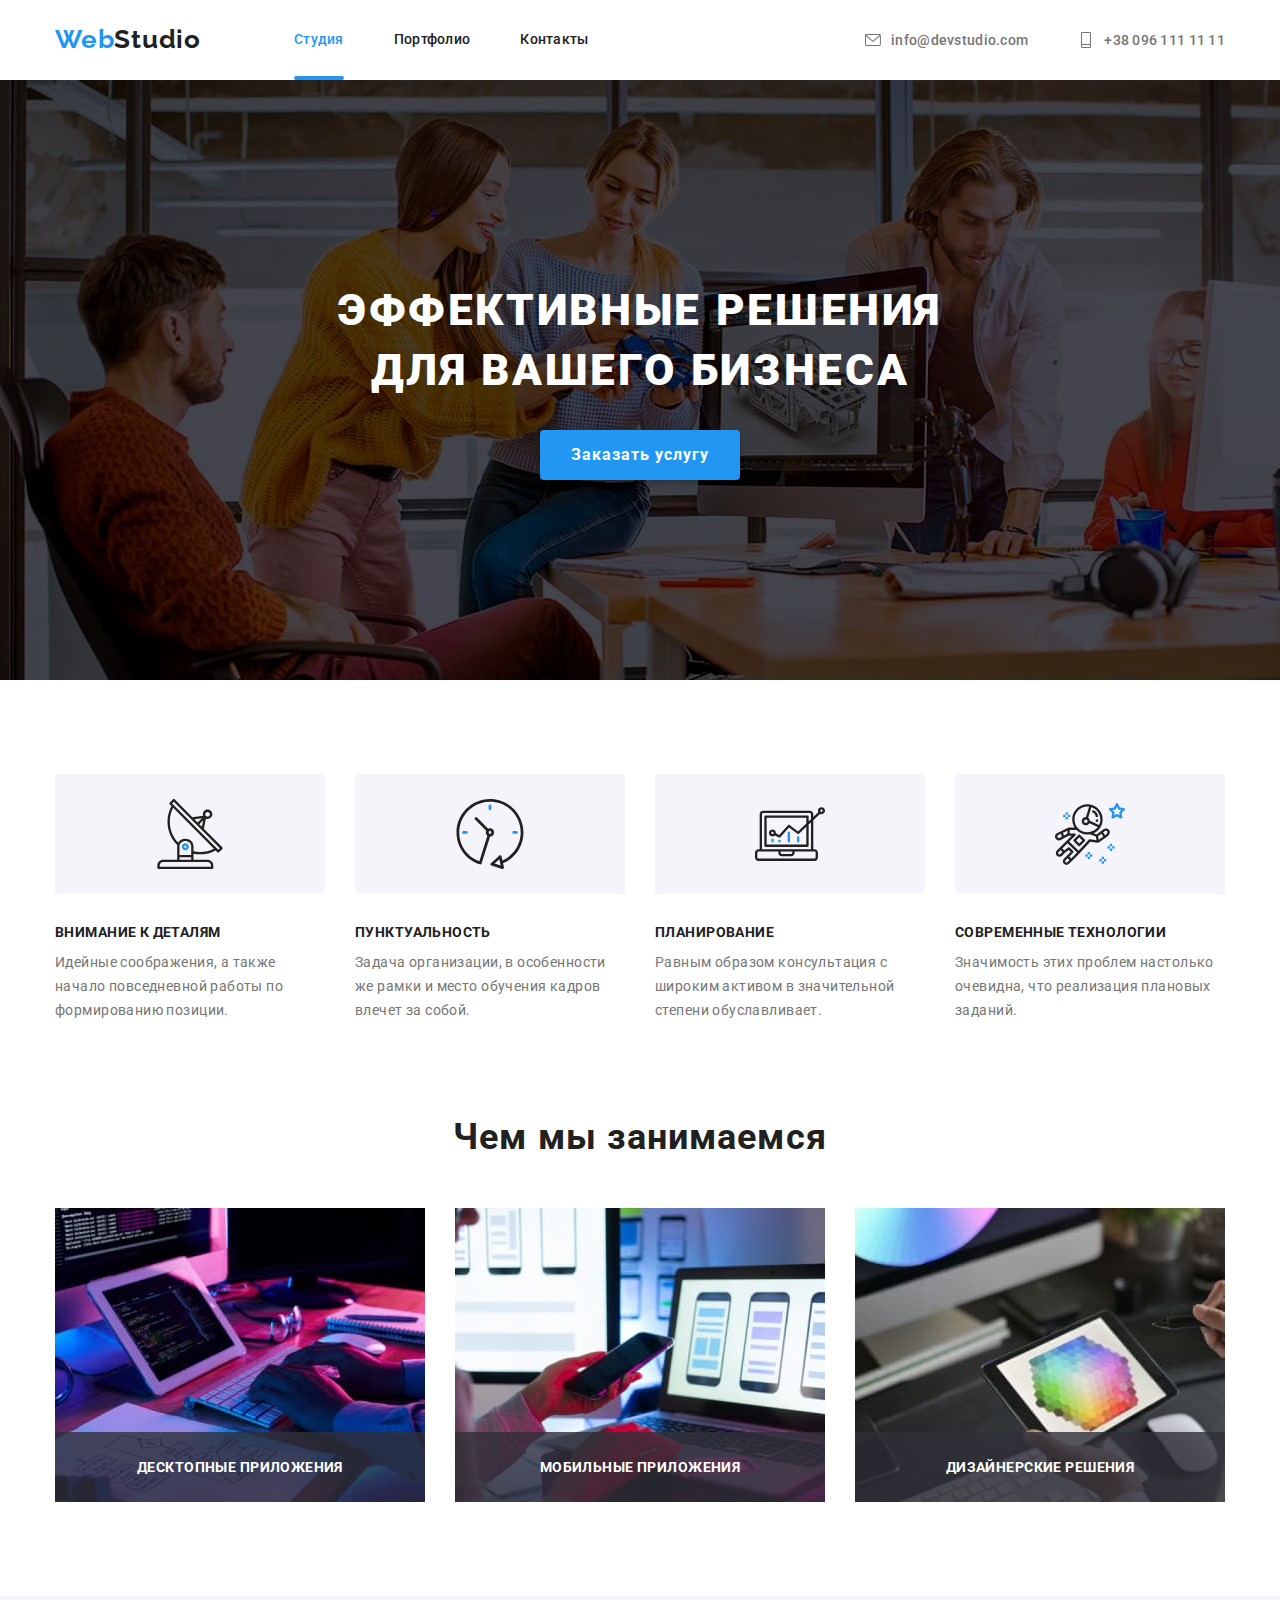
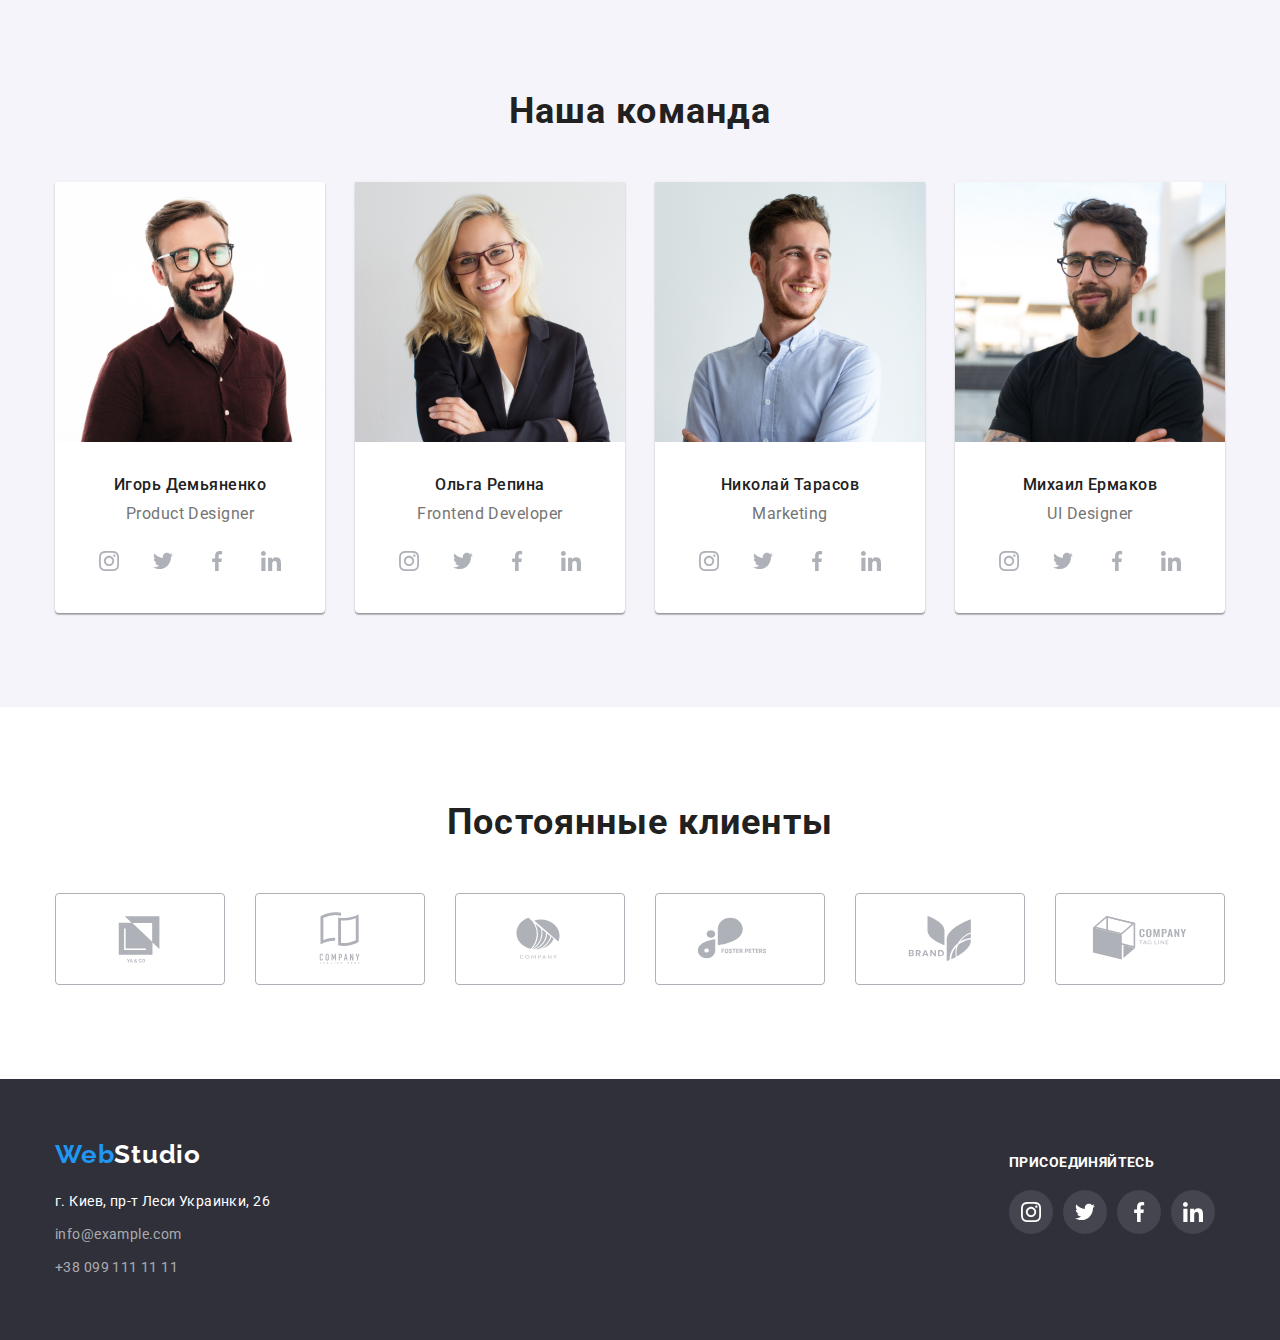
<file: index.html>
<!DOCTYPE html>
<html lang="ru">

<head>
  <meta charset="UTF-8" />
  <meta http-equiv="X-UA-Compatible" content="IE=edge" />
  <meta name="viewport" content="width=device-width, initial-scale=1.0" />
  <title>Студия</title>
  <link rel="preconnect" href="https://fonts.googleapis.com" />
  <link rel="preconnect" href="https://fonts.gstatic.com" crossorigin />
  <link href="https://fonts.googleapis.com/css2?family=Raleway:wght@700&family=Roboto:wght@400;500;700;900&display=swap"
    rel="stylesheet" />
  <link rel="stylesheet" href="./css/reset.css" />
  <link rel="stylesheet" href="./css/styles.css" />
</head>

<body>
  <!-- hat -->

  <header class="hat">
    <div class="container">
      <nav class="hat-nav">
        <a href="index.html" class="logo"> <span class="logo-part">Web</span>Studio</a>

        <ul class="hat-nav-list">
          <li class="hat-nav-item">
            <a href="index.html" class="hat-nav-link current">Студия</a>
          </li>
          <li class="hat-nav-item">
            <a href="portfolio.html" class="hat-nav-link">Портфолио</a>
          </li>
          <li class="hat-nav-item"><a href="" class="hat-nav-link">Контакты</a></li>
        </ul>
      </nav>

      <ul class="hat-address-list">
        <li class="hat-address-item">
          <a href="mailto:info@devstudio.com" class="hat-address-link"><svg class="icon-hat">
              <use href="./images/nav.svg#icon-mail"></use>
            </svg>info@devstudio.com</a>
        </li>
        <li class="hat-address-item">
          <a href="tel:+380961111111" class="hat-address-link"><svg class="icon-hat tel">
              <use href="./images/nav.svg#icon-tel"></use>
            </svg>+38 096 111 11 11</a>
        </li>
      </ul>
    </div>
  </header>

  <main>
    <!-- hero -->
    <section class="hero">
      <div class="container">
        <h1 class="hero-header">Эффективные решения для вашего бизнеса</h1>

        <button type="button" class="hero-btn" data-modal-open>Заказать услугу</button>
      </div>
    </section>

    <!-- benefits -->

    <section class="benefits">
      <div class="container">
        <h2 class="hidden">Наши преимущества</h2>
        <ul class="benefits-list-icons">
          <li class="benefits-item-icons">
            <svg class="benefits-icons">
              <use href="./images/benefits.svg#icon-antenna"></use>
            </svg>
          </li>
          <li class="benefits-item-icons">
            <svg class="benefits-icons">
              <use href="./images/benefits.svg#icon-clock"></use>
            </svg>
          </li>
          <li class="benefits-item-icons">
            <svg class="benefits-icons">
              <use href="./images/benefits.svg#icon-diagram"></use>
            </svg>
          </li>
          <li class="benefits-item-icons">
            <svg class="benefits-icons">
              <use href="./images/benefits.svg#icon-astronaut"></use>
            </svg>
          </li>
        </ul>

        <ul class="benefits-list">
          <li class="benefits-item">
            <h3 class="benefits-header">Внимание к деталям</h3>
            <p class="benefits-text">
              Идейные соображения, а также начало повседневной работы по формированию позиции.
            </p>
          </li>
          <li class="benefits-item">
            <h3 class="benefits-header">Пунктуальность</h3>
            <p class="benefits-text">
              Задача организации, в особенности же рамки и место обучения кадров влечет за собой.
            </p>
          </li>
          <li class="benefits-item">
            <h3 class="benefits-header">Планирование</h3>
            <p class="benefits-text">
              Равным образом консультация с широким активом в значительной степени обуславливает.
            </p>
          </li>
          <li class="benefits-item">
            <h3 class="benefits-header">Современные технологии</h3>
            <p class="benefits-text">
              Значимость этих проблем настолько очевидна, что реализация плановых заданий.
            </p>
          </li>
        </ul>
      </div>
    </section>

    <!-- what are we doing -->
    <section class="wawd">
      <div class="container">
        <h2 class="wawd-header">Чем мы занимаемся</h2>
        <ul class="wawd-list">
          <li class="wawd-item">
            <img src="images/img1.jpg" alt="HTML" width="370" height="294" />
            <div class="wawd-absolute">
              <p class="wawd-absolute-text">Десктопные приложения</p>
            </div>
          </li>
          <li class="wawd-item">
            <img src="images/img2.jpg" alt="CSS" width="370" height="294" />
            <div class="wawd-absolute">
              <p class="wawd-absolute-text">Мобильные приложения</p>
            </div>
          </li>
          <li class="wawd-item">
            <img src="images/img3.jpg" alt="JS" width="370" height="294" />
            <div class="wawd-absolute">
              <p class="wawd-absolute-text">Дизайнерские решения</p>
            </div>
          </li>
        </ul>
      </div>
    </section>

    <!-- our team -->
    <section class="team">
      <div class="container">
        <h2 class="team-header">Наша команда</h2>

        <ul class="team-list">
          <li class="team-item">
            <img src="images/t1.jpg" alt="Член команды" width="270" />
            <div class="team-container">
              <h3 class="team-name">Игорь Демьяненко</h3>
              <p lang="en" class="team-profession">Product Designer</p>
              <ul class="socials">
                <li class="socials-item">
                  <a href="#" class="socials-link">
                    <svg class="socials-img">
                      <use href="./images/symbol-defs.svg#icon-instagram-2"></use>
                    </svg>
                  </a>
                </li>
                <li class="socials-item">
                  <a href="#" class="socials-link">
                    <svg class="socials-img">
                      <use href="./images/symbol-defs.svg#icon-twitter-1"></use>
                    </svg>
                  </a>
                </li>
                <li class="socials-item">
                  <a href="#" class="socials-link">
                    <svg class="socials-img">
                      <use href="./images/symbol-defs.svg#icon-facebook-1"></use>
                    </svg>
                  </a>
                </li>
                <li class="socials-item">
                  <a href="#" class="socials-link">
                    <svg class="socials-img">
                      <use href="./images/symbol-defs.svg#icon-linkedin-1"></use>
                    </svg>
                  </a>
                </li>
              </ul>
            </div>
          </li>

          <li class="team-item">
            <img src="images/t2.jpg" alt="Член команды" width="270" />
            <div class="team-container">
              <h3 class="team-name">Ольга Репина</h3>
              <p lang="en" class="team-profession">Frontend Developer</p>
              <ul class="socials">
                <li class="socials-item">
                  <a href="#" class="socials-link">
                    <svg class="socials-img">
                      <use href="./images/symbol-defs.svg#icon-instagram-2"></use>
                    </svg>
                  </a>
                </li>
                <li class="socials-item">
                  <a href="#" class="socials-link">
                    <svg class="socials-img">
                      <use href="./images/symbol-defs.svg#icon-twitter-1"></use>
                    </svg>
                  </a>
                </li>
                <li class="socials-item">
                  <a href="#" class="socials-link">
                    <svg class="socials-img">
                      <use href="./images/symbol-defs.svg#icon-facebook-1"></use>
                    </svg>
                  </a>
                </li>
                <li class="socials-item">
                  <a href="#" class="socials-link">
                    <svg class="socials-img">
                      <use href="./images/symbol-defs.svg#icon-linkedin-1"></use>
                    </svg>
                  </a>
                </li>
              </ul>
            </div>
          </li>

          <li class="team-item">
            <img src="images/t3.jpg" alt="Член команды" width="270" />
            <div class="team-container">
              <h3 class="team-name">Николай Тарасов</h3>
              <p lang="en" class="team-profession">Marketing</p>
              <ul class="socials">
                <li class="socials-item">
                  <a href="#" class="socials-link">
                    <svg class="socials-img">
                      <use href="./images/symbol-defs.svg#icon-instagram-2"></use>
                    </svg>
                  </a>
                </li>
                <li class="socials-item">
                  <a href="#" class="socials-link">
                    <svg class="socials-img">
                      <use href="./images/symbol-defs.svg#icon-twitter-1"></use>
                    </svg>
                  </a>
                </li>
                <li class="socials-item">
                  <a href="#" class="socials-link">
                    <svg class="socials-img">
                      <use href="./images/symbol-defs.svg#icon-facebook-1"></use>
                    </svg>
                  </a>
                </li>
                <li class="socials-item">
                  <a href="#" class="socials-link">
                    <svg class="socials-img">
                      <use href="./images/symbol-defs.svg#icon-linkedin-1"></use>
                    </svg>
                  </a>
                </li>
              </ul>
            </div>
          </li>

          <li class="team-item">
            <img src="images/t4.jpg" alt="Член команды" width="270" />
            <div class="team-container">
              <h3 class="team-name">Михаил Ермаков</h3>
              <p lang="en" class="team-profession">UI Designer</p>
              <ul class="socials">
                <li class="socials-item">
                  <a href="#" class="socials-link">
                    <svg class="socials-img">
                      <use href="./images/symbol-defs.svg#icon-instagram-2"></use>
                    </svg>
                  </a>
                </li>
                <li class="socials-item">
                  <a href="#" class="socials-link">
                    <svg class="socials-img">
                      <use href="./images/symbol-defs.svg#icon-twitter-1"></use>
                    </svg>
                  </a>
                </li>
                <li class="socials-item">
                  <a href="#" class="socials-link">
                    <svg class="socials-img">
                      <use href="./images/symbol-defs.svg#icon-facebook-1"></use>
                    </svg>
                  </a>
                </li>
                <li class="socials-item">
                  <a href="#" class="socials-link">
                    <svg class="socials-img">
                      <use href="./images/symbol-defs.svg#icon-linkedin-1"></use>
                    </svg>
                  </a>
                </li>
              </ul>
            </div>
          </li>
        </ul>
      </div>
    </section>

    <!-- regularCustomers -->
    <section class="regularCustomers">
      <div class="container">
        <h2 class="regularCustomers-header">Постоянные клиенты</h2>
        <ul class="regularCustomers-list">
          <li class="regularCustomers-item">
            <a class="regularCustomers-link" href="#"><svg class="regularCustomers-img">
                <use href="./images/regular-customers.svg#icon-Logo-1"></use>
              </svg></a>
          </li>

          <li class="regularCustomers-item">
            <a class="regularCustomers-link" href="#"><svg class="regularCustomers-img">
                <use href="./images/regular-customers.svg#icon-Logo-2"></use>
              </svg></a>
          </li>

          <li class="regularCustomers-item">
            <a class="regularCustomers-link" href="#">
              <svg class="regularCustomers-img">
                <use href="./images/regular-customers.svg#icon-Logo-3"></use>
              </svg></a>
          </li>

          <li class="regularCustomers-item">
            <a class="regularCustomers-link" href="#">
              <svg class="regularCustomers-img">
                <use href="./images/regular-customers.svg#icon-Logo-4"></use>
              </svg></a>
          </li>

          <li class="regularCustomers-item">
            <a class="regularCustomers-link" href="#"><svg class="regularCustomers-img">
                <use href="./images/regular-customers.svg#icon-Logo-5"></use>
              </svg></a>
          </li>

          <li class="regularCustomers-item">
            <a class="regularCustomers-link" href="#"><svg class="regularCustomers-img">
                <use href="./images/regular-customers.svg#icon-Logo-6"></use>
              </svg></a>
          </li>
        </ul>
      </div>
    </section>
  </main>

  <!-- footer -->
  <footer class="foot">
    <div class="container container--foot">
      <div class="foot-container">
        <a href="index.html" class="logoo"><span class="logo-partt">Web</span>Studio</a>

        <address class="foot-address">
          <a href="https://goo.gl/maps/Dk8Y3X7kAHsYHjpm7" class="foot-address-link">г. Киев, пр-т Леси Украинки, 26</a>

          <a href="mailto:info@example.com" class="foot-tm-link">info@example.com</a>

          <a href="tel:+380991111111" class="foot-tm-link">+38 099 111 11 11</a>
        </address>
      </div>

      <div class="foot-second-container">
        <p class="foot-second-text">присоединяйтесь</p>

        <ul class="foot-second-list">
          <li class="foot-second-item">
            <a href="#" class="foot-second-link"><svg class="socials-img foot">
                <use href="./images/symbol-defs.svg#icon-instagram-2"></use>
              </svg>
            </a>
          </li>

          <li class="foot-second-item">
            <a href="#" class="foot-second-link"><svg class="socials-img foot">
                <use href="./images/symbol-defs.svg#icon-twitter-1"></use>
              </svg>
            </a>
          </li>

          <li class="foot-second-item">
            <a href="#" class="foot-second-link"><svg class="socials-img foot">
                <use href="./images/symbol-defs.svg#icon-facebook-1"></use>
              </svg>
            </a>
          </li>

          <li class="foot-second-item">
            <a href="#" class="foot-second-link"><svg class="socials-img foot">
                <use href="./images/symbol-defs.svg#icon-linkedin-1"></use>
              </svg>
            </a>
          </li>
        </ul>
      </div>

      <!-- mailing-list form -->

      <!-- <form class="mailing-list">

        <p class="mailing-list__text">Подпишитесь на рассылку</p>

        <div class="mailing-list__container">
          <input class="mailing-list__email" type="email" name="email" placeholder="E-mail">
          <button class="mailing-list__btn" type="submit">Подписаться
            <svg class="mailing-list__icon-telegram">
              <use href="./images/form-icons.svg#icon-telegram"></use>
            </svg>
          </button>
        </div>

      </form>

    </div> -->

  </footer>

  <div class="backdrop is-hidden" data-modal>
    <div class="modal">

      <svg class="modal-close-btn" data-modal-close>
        <use href="./images/close-btn.svg#icon-close"></use>
      </svg>

      <!-- order form -->

      <!-- <form>
        <div class="order" role="group" aria-labelledby="order-contact-details">

          <p class="order__text">Оставьте свои данные, мы вам перезвоним</p>


          <label class="order__label" for="name">Имя</label>
          <div class="order__container">
            <input class="order__input" type="text" name="name" id="name"><svg class="order__icon">
              <use href="./images/form-icons.svg#icon-name"></use>
            </svg>
          </div>


          <label class="order__label" for="tel">Телефон</label>
          <div class="order__container">
            <input class="order__input" type="tel" name="tel" id="tel">
            <svg class="order__icon">
              <use href="./images/form-icons.svg#icon-tel"></use>
            </svg>
          </div>

          <label class="order__label" for="email">Почта</label>
          <div class="order__container">
            <input class="order__input" type="email" name="email" id="email">
            <svg class="order__icon">
              <use href="./images/form-icons.svg#icon-email"></use>
            </svg>
          </div>

          <label class="order__label" for="comment">Комментарий</label>
          <textarea class="order__input order__input--textarea" name="comment" id="comment" cols="30" rows="10"
            placeholder="Введите текст"></textarea>

          <label class="order__label-checkbox">
            <input class="order__input-checkbox visually-hidden" type="checkbox" name="checkbox"><svg
              class="order__new-checkbox">
              <use href="./images/form-icons.svg#icon-checkbox"></use>
            </svg>
            Соглашаюсь с рассылкой и
            принимаю<a href="#" class="order__span-link"><span class="order__span">Условия договора</span></a>
          </label>

          <div class="order-btn-container">
            <button class="order-btn" type="submit">Отправить</button>
          </div>

        </div>
      </form> -->



    </div>
  </div>





  <script src="./js/modal.js"></script>
</body>

</html>
</file>
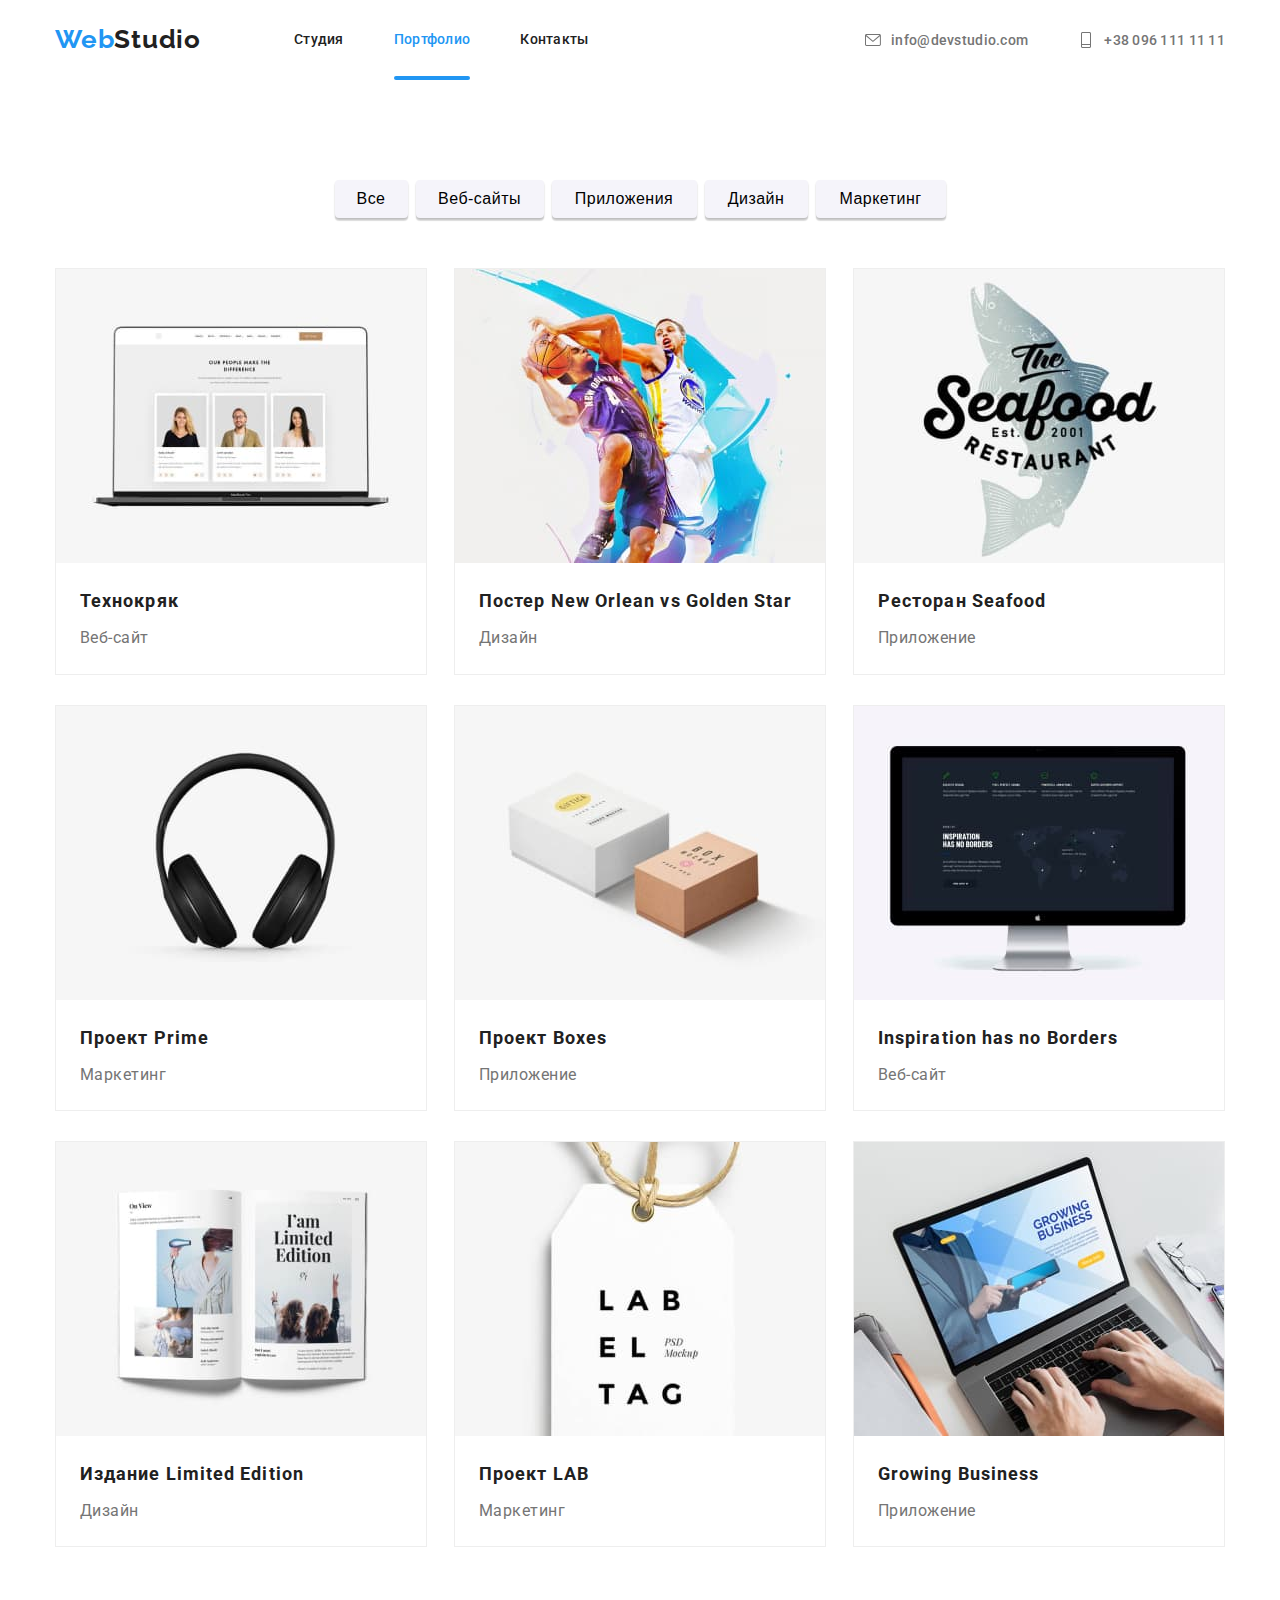
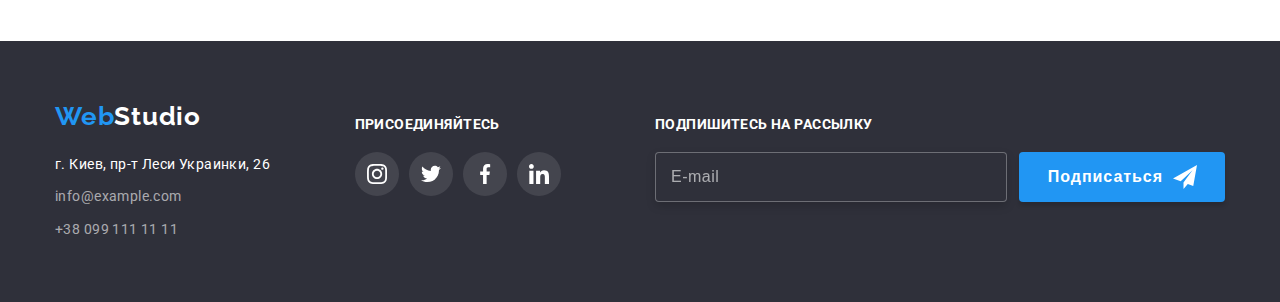
<file: portfolio.html>
<!DOCTYPE html>
<html lang="ru">

<head>
  <meta charset="UTF-8" />
  <meta http-equiv="X-UA-Compatible" content="IE=edge" />
  <meta name="viewport" content="width=device-width, initial-scale=1.0" />
  <title>portfolio</title>
  <link rel="preconnect" href="https://fonts.googleapis.com" />
  <link rel="preconnect" href="https://fonts.gstatic.com" crossorigin />
  <link href="https://fonts.googleapis.com/css2?family=Raleway:wght@700&family=Roboto:wght@400;500;700;900&display=swap"
    rel="stylesheet" />
  <link rel="stylesheet" href="./css/reset.css" />
  <link rel="stylesheet" href="css/styles.css" />
</head>

<body>
  <!-- hat -->

  <header class="hat">
    <div class="container">
      <nav class="hat-nav">
        <a href="index.html" class="logo"> <span class="logo-part">Web</span>Studio</a>

        <ul class="hat-nav-list">
          <li class="hat-nav-item">
            <a href="index.html" class="hat-nav-link">Студия</a>
          </li>
          <li class="hat-nav-item">
            <a href="portfolio.html" class="hat-nav-link current">Портфолио</a>
          </li>
          <li class="hat-nav-item"><a href="" class="hat-nav-link">Контакты</a></li>
        </ul>
      </nav>

      <ul class="hat-address-list">
        <li class="hat-address-item">
          <a href="mailto:info@devstudio.com" class="hat-address-link"><svg class="icon-hat">
              <use href="./images/nav.svg#icon-mail"></use>
            </svg>info@devstudio.com</a>
        </li>
        <li class="hat-address-item">
          <a href="tel:+380961111111" class="hat-address-link"><svg class="icon-hat">
              <use href="./images/nav.svg#icon-tel"></use>
            </svg>+38 096 111 11 11</a>
        </li>
      </ul>
    </div>
  </header>

  <main>
    <section class="buttons">
      <div class="buttons-container">
        <h1 class="hidden">Чем мы занимаемся</h1>
        <!-- buttons -->

        <ul class="buttons-list">
          <li class="buttons-item">
            <button type="button" class="buttons-button one">Все</button>
          </li>
          <li class="buttons-item">
            <button type="button" class="buttons-button two">Веб-сайты</button>
          </li>
          <li class="buttons-item">
            <button type="button" class="buttons-button three">Приложения</button>
          </li>
          <li class="buttons-item">
            <button type="button" class="buttons-button four">Дизайн</button>
          </li>
          <li class="buttons-item">
            <button type="button" class="buttons-button five">Маркетинг</button>
          </li>
        </ul>
      </div>
    </section>

    <!-- projects -->
    <section class="projects">
      <div class="container">
        <ul class="projects-list">
          <li class="projects-item">
            <div class="projects-card-container">
              <a href="">
                <div class="project-img-container">
                  <div class="projects-absolute">
                    <p class="projects-absolute-text">
                      Ресурс предлагает комплексные предложения с разным уровнем функционала и
                      сервисов. Все это позволит посетителю получить исчерпывающие сведения о
                      компании или частном лице.
                    </p>
                  </div>
                  <img src="images/portfolio.jpeg" alt="Технокряк" width="370" />
                </div>
                <div class="projects-container">
                  <h2 class="projects-header">Технокряк</h2>
                  <p class="projects-text">Веб-сайт</p>
                </div>
              </a>
            </div>
          </li>

          <li class="projects-item">
            <div class="projects-card-container">
              <a href="">
                <div class="project-img-container">
                  <div class="projects-absolute">
                    <p class="projects-absolute-text">
                      Ресурс предлагает комплексные предложения с разным уровнем функционала и
                      сервисов. Все это позволит посетителю получить исчерпывающие сведения о
                      компании или частном лице.
                    </p>
                  </div>
                  <img src="images/portfolio1.jpeg" alt="Постер New Orlean vs Golden Star" width="370" />
                </div>
                <div class="projects-container">
                  <h2 class="projects-header">Постер New Orlean vs Golden Star</h2>
                  <p class="projects-text">Дизайн</p>
                </div>
              </a>
            </div>
          </li>

          <li class="projects-item">
            <div class="projects-card-container">
              <a href="">
                <div class="project-img-container">
                  <div class="projects-absolute">
                    <p class="projects-absolute-text">
                      Ресурс предлагает комплексные предложения с разным уровнем функционала и
                      сервисов. Все это позволит посетителю получить исчерпывающие сведения о
                      компании или частном лице.
                    </p>
                  </div>
                  <img src="images/portfolio2.jpeg" alt="Ресторан Seafood" width="370" />
                </div>
                <div class="projects-container">
                  <h2 class="projects-header">Ресторан Seafood</h2>
                  <p class="projects-text">Приложение</p>
                </div>
              </a>
            </div>
          </li>

          <li class="projects-item">
            <div class="projects-card-container">
              <a href="">
                <div class="project-img-container">
                  <div class="projects-absolute">
                    <p class="projects-absolute-text">
                      Ресурс предлагает комплексные предложения с разным уровнем функционала и
                      сервисов. Все это позволит посетителю получить исчерпывающие сведения о
                      компании или частном лице.
                    </p>
                  </div>
                  <img src="images/portfolio3.jpeg" alt="Проект Prime" width="370" />
                </div>
                <div class="projects-container">
                  <h2 class="projects-header">Проект Prime</h2>
                  <p class="projects-text">Маркетинг</p>
                </div>
              </a>
            </div>
          </li>

          <li class="projects-item">
            <div class="projects-card-container">
              <a href="">
                <div class="project-img-container">
                  <div class="projects-absolute">
                    <p class="projects-absolute-text">
                      Ресурс предлагает комплексные предложения с разным уровнем функционала и
                      сервисов. Все это позволит посетителю получить исчерпывающие сведения о
                      компании или частном лице.
                    </p>
                  </div>
                  <img src="images/portfolio4.jpeg" alt="Проект Boxes" width="370" />
                </div>
                <div class="projects-container">
                  <h2 class="projects-header">Проект Boxes</h2>
                  <p class="projects-text">Приложение</p>
                </div>
              </a>
            </div>
          </li>

          <li class="projects-item">
            <div class="projects-card-container">
              <a href="">
                <div class="project-img-container">
                  <div class="projects-absolute">
                    <p class="projects-absolute-text">
                      Ресурс предлагает комплексные предложения с разным уровнем функционала и
                      сервисов. Все это позволит посетителю получить исчерпывающие сведения о
                      компании или частном лице.
                    </p>
                  </div>
                  <img src="images/portfolio5.jpeg" alt="Inspiration has no Borders" width="370" />
                </div>
                <div class="projects-container">
                  <h2 class="projects-header">Inspiration has no Borders</h2>
                  <p class="projects-text">Веб-сайт</p>
                </div>
              </a>
            </div>
          </li>

          <li class="projects-item">
            <div class="projects-card-container">
              <a href="">
                <div class="project-img-container">
                  <div class="projects-absolute">
                    <p class="projects-absolute-text">
                      Ресурс предлагает комплексные предложения с разным уровнем функционала и
                      сервисов. Все это позволит посетителю получить исчерпывающие сведения о
                      компании или частном лице.
                    </p>
                  </div>
                  <img src="images/portfolio6.jpeg" alt="Издание Limited Edition" width="370" />
                </div>
                <div class="projects-container">
                  <h2 class="projects-header">Издание Limited Edition</h2>
                  <p class="projects-text">Дизайн</p>
                </div>
              </a>
            </div>
          </li>

          <li class="projects-item">
            <div class="projects-card-container">
              <a href="">
                <div class="project-img-container">
                  <div class="projects-absolute">
                    <p class="projects-absolute-text">
                      Ресурс предлагает комплексные предложения с разным уровнем функционала и
                      сервисов. Все это позволит посетителю получить исчерпывающие сведения о
                      компании или частном лице.
                    </p>
                  </div>
                  <img src="images/portfolio7.jpeg" alt="Проект LAB" width="370" />
                </div>
                <div class="projects-container">
                  <h2 class="projects-header">Проект LAB</h2>
                  <p class="projects-text">Маркетинг</p>
                </div>
              </a>
            </div>
          </li>

          <li class="projects-item">
            <div class="projects-card-container">
              <a href="">
                <div class="project-img-container">
                  <div class="projects-absolute">
                    <p class="projects-absolute-text">
                      Ресурс предлагает комплексные предложения с разным уровнем функционала и
                      сервисов. Все это позволит посетителю получить исчерпывающие сведения о
                      компании или частном лице.
                    </p>
                  </div>
                  <img src="images/portfolio8.jpeg" alt="Growing Business" width="370" />
                </div>
                <div class="projects-container">
                  <h2 class="projects-header">Growing Business</h2>
                  <p class="projects-text">Приложение</p>
                </div>
              </a>
            </div>
          </li>
        </ul>
      </div>
    </section>
  </main>

  <!-- footer -->
  <footer class="foot">
    <div class="container container--foot">
      <div class="foot-container">
        <a href="index.html" class="logoo"><span class="logo-partt">Web</span>Studio</a>

        <address class="foot-address">
          <a href="https://goo.gl/maps/Dk8Y3X7kAHsYHjpm7" class="foot-address-link">г. Киев, пр-т Леси Украинки, 26</a>

          <a href="mailto:info@example.com" class="foot-tm-link">info@example.com</a>

          <a href="tel:+380991111111" class="foot-tm-link">+38 099 111 11 11</a>
        </address>
      </div>

      <div class="foot-second-container">
        <p class="foot-second-text">присоединяйтесь</p>

        <ul class="foot-second-list">
          <li class="foot-second-item">
            <a href="#" class="foot-second-link"><svg class="socials-img foot">
                <use href="./images/symbol-defs.svg#icon-instagram-2"></use>
              </svg>
            </a>
          </li>

          <li class="foot-second-item">
            <a href="#" class="foot-second-link"><svg class="socials-img foot">
                <use href="./images/symbol-defs.svg#icon-twitter-1"></use>
              </svg>
            </a>
          </li>

          <li class="foot-second-item">
            <a href="#" class="foot-second-link"><svg class="socials-img foot">
                <use href="./images/symbol-defs.svg#icon-facebook-1"></use>
              </svg>
            </a>
          </li>

          <li class="foot-second-item">
            <a href="#" class="foot-second-link"><svg class="socials-img foot">
                <use href="./images/symbol-defs.svg#icon-linkedin-1"></use>
              </svg>
            </a>
          </li>
        </ul>
      </div>

      <!-- mailing-list form -->

      <form class="mailing-list">
        <p class="mailing-list__text">Подпишитесь на рассылку</p>

        <div class="mailing-list__container">
          <input class="mailing-list__email" type="email" name="email" placeholder="E-mail" />
          <button class="mailing-list__btn" type="submit">
            Подписаться
            <svg class="mailing-list__icon-telegram">
              <use href="./images/form-icons.svg#icon-telegram"></use>
            </svg>
          </button>
        </div>
      </form>
    </div>
  </footer>
</body>

</html>
</file>
<file: css/styles.css>
:root {
  --main: #212121;
  --second: #757575;
  --connection: #757575;
  --hover: #2196f3;
  --buttonsback: #f5f4fa;
  --socials-icons-main: #afb1b8;
  --socials-icons-footer: #ffffff;
}

body {
  color: var(--main);

  font-family: Roboto, sans-serif;
}

.container {
  margin: 0 auto;
  max-width: 1170px;
}

.visually-hidden {
  position: absolute;
  width: 1px;
  height: 1px;
  margin: -1px;
  border: 0;
  padding: 0;

  white-space: nowrap;
  clip-path: inset(100%);
  clip: rect(0 0 0 0);
  overflow: hidden;
}

/* logo */

.logo-part {
  color: #2196f3;

  font-family: Raleway, sans-serif;
  font-weight: bold;
  font-size: 26px;
  line-height: 1.2;
  letter-spacing: 0.03em;
}

.logo {
  color: #212121;

  font-family: Raleway, sans-serif;
  font-weight: bold;
  font-size: 26px;
  line-height: 1.2;
  letter-spacing: 0.03em;
}

/* header */

.hat-nav {
  display: flex;
  align-items: center;
}

.hat {
  padding-top: 24px;
  padding-bottom: 25px;
}

/* header  1st part */

.hat > .container {
  display: flex;
  justify-content: space-between;
  align-items: center;
}

.hat-nav-list {
  display: flex;
}

.hat-nav-item {
  margin-right: 50px;
}

.hat-nav-item:first-child {
  margin-left: 93px;
}

.hat-nav-link {
  color: inherit;
  font-weight: 500;
  font-size: 14px;
  line-height: 1.1;
  letter-spacing: 0.02em;

  position: relative;
}

.hat-nav-link::after {
  content: '';
  height: 4px;
  width: 100%;
  border-radius: 2px;
  bottom: -33px;
  left: 0;
  position: absolute;

  background-color: var(--hover);

  opacity: 0;
  transform: scaleX(0);
  transition: 250ms cubic-bezier(0.4, 0, 0.2, 1);
}

.hat-nav-link:hover,
.hat-nav-link:focus {
  color: var(--hover);
}

.hat-nav-link.current {
  color: var(--hover);
}



.hat-nav-link.current.hat-nav-link::after {
  opacity: 1;
  transform: scaleX(1);
}

/* header 2nd part */

.hat-address-list {
  display: flex;
  align-items: center;
}

.hat-address-item {
  margin-left: 50px;
}

.hat-address-item:first-child {
  margin-left: 0;
}

.hat-address-list .hat-address-link {
  color: var(--connection);
  font-weight: 500;
  font-size: 14px;
  line-height: 16px;
  letter-spacing: 0.02em;

  display: flex;
  align-items: center;
}

.hat-address-list .hat-address-link:hover,
.hat-address-list .hat-address-link:focus {
  color: var(--hover);
}

.icon-hat {
  width: 16px;
  height: 16px;
  fill: #757575;
  margin-right: 10px;
}

.hat-address-link:hover .icon-hat,
.hat-address-link:focus .icon-hat {
  fill: var(--hover);
}

/* footer */

.logo-partt {
  color: #2196f3;
  font-family: Raleway, sans-serif;
  font-weight: bold;
  font-size: 26px;
  line-height: 1.2;
  letter-spacing: 0.03em;
}

.logoo {
  color: #ffffff;
  font-family: Raleway, sans-serif;
  font-weight: bold;
  font-size: 26px;
  line-height: 1.2;
  letter-spacing: 0.03em;
}

footer > .container {
  flex-wrap: wrap;
  display: flex;
}

.foot-container {
  display: flex;
  flex-direction: column;
}

footer {
  background-color: #2f303a;
  padding-top: 60px;
  padding-bottom: 60px;
}

.foot-address {
  display: flex;
  flex-direction: column;
}

.foot-tm-link:last-child {
  margin-bottom: 0;
}

.foot-address-link {
  color: #ffffff;
  font-size: 14px;
  line-height: 1.7;
  letter-spacing: 0.03em;
  font-style: normal;
  margin-bottom: 9px;
  margin-top: 20px;
}

.foot-tm-link {
  color: rgba(255, 255, 255, 0.6);
  font-size: 14px;
  line-height: 1.7;
  letter-spacing: 0.03em;
  font-style: normal;
  margin-bottom: 9px;
}

.foot-tm-link:last-child {
  margin-bottom: 0;
}

.foot-address-link:hover,
.foot-address-link:focus {
  color: var(--hover);
}

.foot-tm-link:hover,
.foot-tm-link:focus {
  color: var(--hover);
}

/* footer 2nd part */

.container--foot {
  justify-content: space-between;
} 

.foot-second-container {
  padding-top: 15px;
}

.foot-second-text {
  font-weight: 700;
  font-size: 14px;
  line-height: 16px;
  letter-spacing: 0.03em;
  text-transform: uppercase;
  color: #fff;
  margin-bottom: 20px;
}

.socials-img.foot {
  fill: var(--socials-icons-footer);
  transition: 0.4s;
}

.foot-second-list {
  display: flex;
}

.foot-second-item {
  margin-right: 10px;
}

.foot-second-link {
  display: flex;
  align-items: center;
  justify-content: center;
  width: 44px;
  height: 44px;
  border-radius: 50%;
  transition: 0.4s;
  background-color: rgba(255, 255, 255, 0.1);
}

.foot-second-link:hover,
.foot-second-link:focus {
  background-color: var(--hover);
}

/* index.html */

/* hero */

.hero {
  padding-top: 200px;
  padding-bottom: 200px;

  background-color: #2f303a;
  background: linear-gradient(rgba(0, 0, 0, 0.5), rgba(0, 0, 0, 0.5)), url(../images/headbk.jpeg);
  background-size: cover;
  background-repeat: no-repeat;
}

.hero > .container {
  max-width: 696px;
  margin: 0 auto;
}

.hero-header {
  color: #ffffff;

  font-weight: 900;
  font-size: 44px;
  line-height: 60px;
  letter-spacing: 0.06em;
  text-transform: uppercase;
  text-align: center;
}

.hero-btn {
  color: #ffffff;
  background-color: #2196f3;
  box-shadow: 0px 4px 4px rgba(0, 0, 0, 0.15);
  border-radius: 4px;
  border: 0;

  font-family: inherit;
  font-weight: bold;
  font-size: 16px;
  line-height: 30px;
  letter-spacing: 0.06em;

  display: flex;
  align-items: center;
  justify-content: center;

  width: 200px;
  height: 50px;
  margin: 30px auto;
  margin-bottom: 0;
}

/* benefits */

.hidden {
  display: none;
}

.benefits {
  padding-top: 94px;
  padding-bottom: 94px;
}

.benefits-list {
  display: flex;
  justify-content: space-between;
}

.benefits-item {
  width: 270px;
}

.benefits-header {
  color: var(--main);
  font-family: Roboto;
  font-weight: bold;
  font-size: 14px;
  line-height: 16px;
  letter-spacing: 0.03em;
  text-transform: uppercase;
  margin-bottom: 10px;
}

.benefits-text {
  color: var(--second);
  font-size: 14px;
  line-height: 24px;
  letter-spacing: 0.03em;
}

.benefits-list-icons {
  display: flex;
  justify-content: space-between;
}

.benefits-item-icons {
  width: 270px;
  height: 120px;
  background: rgba(245, 244, 250, 1);

  border-radius: 4px;
  display: flex;
  justify-content: center;
  align-items: center;

  margin-bottom: 30px;
}

.benefits-icons {
  width: 70px;
  height: 70px;
}

/* what are we doing */

.wawd {
  padding-bottom: 94px;
}

.wawd-header {
  font-weight: bold;
  font-size: 36px;
  line-height: 42px;
  text-align: center;
  letter-spacing: 0.03em;
  margin-top: 0;
  margin-bottom: 50px;
}

.wawd-list {
  display: flex;
  justify-content: space-between;
}

.wawd-item {
  position: relative;

  height: 294px;
}

.wawd-absolute {
  position: absolute;
  bottom: 0;
  left: 0;
  width: 100%;
  padding: 27px 82px;

  background: rgba(47, 48, 58, 0.8);
}

.wawd-absolute-text {
  font-weight: 700;
  font-size: 14px;
  line-height: 16px;
  text-align: center;
  letter-spacing: 0.03em;
  text-transform: uppercase;

  color: #ffffff;

}

/* our team */

.team {
  background-color: #f5f4fa;
  padding-top: 94px;
  padding-bottom: 94px;
}

.team-list {
  display: flex;
  justify-content: space-between;
}

.team-container {
  padding: 30px 32px;
}

.team-item {
  background-color: #ffffff;
  box-shadow: 0px 1px 3px rgba(0, 0, 0, 0.12), 0px 1px 1px rgba(0, 0, 0, 0.14),
    0px 2px 1px rgba(0, 0, 0, 0.2);
  border-radius: 0px 0px 4px 4px;
}

.team-header {
  font-weight: bold;
  font-size: 36px;
  line-height: 42px;
  text-align: center;
  letter-spacing: 0.03em;
  margin: 0;
  margin-bottom: 50px;
}

.team-name {
  font-weight: 500;
  font-size: 16px;
  line-height: 19px;
  text-align: center;
  letter-spacing: 0.03em;
  margin-bottom: 10px;
}

.team-profession {
  color: var(--second);
  font-size: 16px;
  line-height: 19px;
  text-align: center;
  letter-spacing: 0.03em;
  margin-bottom: 16px;
}

.socials {
  display: flex;
  justify-content: space-between;
}

.socials-link {
  display: flex;
  align-items: center;
  justify-content: center;
  width: 44px;
  height: 44px;
  border-radius: 50%;
  transition: 0.4s;
}

.socials-img {
  height: 20px;
  width: 20px;
  fill: var(--socials-icons-main);
  transition: 0.4s;
}

.socials-link:hover,
.socials-link:focus {
  background-color: #2196f3;
}

.socials-link:hover .socials-img,
.socials-link:focus .socials-img {
  fill: #fff;
}

/* regular customers */

.regularCustomers {
  padding-top: 94px;
  padding-bottom: 94px;
}

.regularCustomers-header {
  font-weight: 700;
  font-size: 36px;
  line-height: 42px;
  text-align: center;
  letter-spacing: 0.03em;

  margin-bottom: 50px;
}

.regularCustomers-list {
  display: flex;
  justify-content: space-between;
}

.regularCustomers-link {
  width: 170px;
  height: 92px;
  border: 1px solid #afb1b8;
  border-radius: 4px;

  display: flex;
  justify-content: center;
  align-items: center;
}

.regularCustomers-img {
  width: 106px;
  height: 60px;

  fill: var(--socials-icons-main);
  transition: 0.4s;
}

.regularCustomers-link:hover .regularCustomers-img,
.regularCustomers-link:focus .regularCustomers-img {
  fill: var(--hover);
}

.regularCustomers-link:hover {
  border: 1px solid var(--hover);
}

/* portfolio */

/* buttons */

.buttons-button.one {
  width: 73px;
  
}

.buttons-button.two {
width: 128px;

}

.buttons-button.three {
width: 145px;

}

.buttons-button.four {
width: 103px;

}

.buttons-button.five {
width: 130px;

}

.buttons {
  padding-top: 100px;
  padding-bottom: 50px;
}

.buttons-container {
  max-width: 611px;
  margin: 0 auto;
}

.buttons-list {
  display: flex;
  justify-content: space-between;
}

.buttons-button {
  background: var(--buttonsback);
  border-radius: 4px;
  border: 0;
  box-shadow: 0px 3px 1px rgba(0, 0, 0, 0.1), 0px 1px 2px rgba(0, 0, 0, 0.08),
    0px 2px 2px rgba(0, 0, 0, 0.12);
  
  height: 38px;
  font-weight: 500;
  font-size: 16px;
  line-height: 26px;
  text-align: center;
  letter-spacing: 0.03em;

  cursor: pointer;
}

.buttons-button:hover,
.buttons-button:focus {
  color: #ffffff;
  background-color: var(--hover);
}

/* projects */

.projects {
  padding-bottom: 94px;
}

.projects-list {
  display: flex;
  flex-wrap: wrap;
  justify-content: space-between;
}

.projects-item {
  margin-bottom: 30px;
}

.projects-item:hover {
  box-shadow: 0px 1px 1px rgba(0, 0, 0, 0.12), 0px 4px 4px rgba(0, 0, 0, 0.06),
    1px 4px 6px rgba(0, 0, 0, 0.16);
}

.projects-container {
  padding: 20px 24px;
}

.projects-item:nth-last-child(-n + 3) {
  margin-bottom: 0;
}

.projects-header {
  color: var(--main);

  font-weight: bold;
  font-size: 18px;
  line-height: 2;
  letter-spacing: 0.06em;

  margin-bottom: 4px;
}

.projects-text {
  color: var(--second);
  font-size: 16px;
  line-height: 1.9;
  letter-spacing: 0.03em;
}

.projects-item {
  border: 1px solid #eeeeee;
}

.project-img-container {
  width: 100%;
  height: 294px;
  position: relative;
  overflow: hidden;
}

.projects-absolute {
  position: absolute;
  bottom: 0%;
  left: 0;
  transform: translateY(100%);
  transition: 250ms cubic-bezier(0.4, 0, 0.2, 1);
  

  background: rgba(33, 150, 243, 0.9);

  padding: 63px 24px;
}

.projects-item:hover .projects-absolute {
  transform: translateY(0);
}

.projects-absolute-text {
  font-weight: 400;
  font-size: 18px;
  line-height: 28px;
  letter-spacing: 0.03em;

  color: #ffffff;  
}

/* mailing-list */

.mailing-list {
  max-width: 570px;
  padding: 15px 0 0;
}

.mailing-list__text {
  margin-bottom: 20px;

  font-weight: 700;
  font-size: 14px;
  line-height: 16px;
  letter-spacing: 0.03em;
  text-transform: uppercase;

  color: #ffffff;
}

.mailing-list__container {
  display: flex;
  justify-content: row;
}

.mailing-list__email {
  width: 358px;
  border-radius: 4px;
  padding: 15px 0 15px 15px;
  margin-right: 12px;

  border: 1px solid rgba(255, 255, 255, 0.3);
  filter: drop-shadow(0px 4px 4px rgba(0, 0, 0, 0.15));
  background-color: rgba(47, 48, 58, 1);
}

.mailing-list__email::placeholder {
  display: flex;
  align-items: center;

  font-size: 16px;
  line-height: 20px;
  letter-spacing: 0.03em;

  color: rgba(255, 255, 255, 0.6);
}

.mailing-list input[type=email] {
  color: #ffffff;
}

input:-webkit-autofill {
  -webkit-box-shadow: 0 0 0 30px white inset !important;
}

.mailing-list__btn {
  display: flex;
  align-items: center;
  text-align: center;

  padding: 10px 28px 10px 29px;
  border-radius: 4px;
  border: none;

  font-weight: 700;
  font-size: 16px;
  line-height: 30px;
  letter-spacing: 0.06em;

  color: #ffffff;
  background: #2196F3;
  box-shadow: 0px 4px 4px rgba(0, 0, 0, 0.15);
  transition: 250ms cubic-bezier(0.4, 0, 0.2, 1);
}

.mailing-list__btn:hover {
  background-color: #188CE8;
}

.mailing-list__icon-telegram {
  width: 24px;
  height: 24px;
  margin-left: 10px;
}

/* backdrop */

.backdrop {
  position: fixed;
  top: 0;
  left: 0;

  width: 100vw;
  height: 100vh;

  background: rgba(0, 0, 0, 0.2);
  transition: 250ms cubic-bezier(0.4, 0, 0.2, 1);
}

.backdrop.is-hidden {
  opacity: 0;
  pointer-events: none;
}

.modal {
  position: absolute;
  left: 50%;
  top: 50%;
  transform: translate(-50%, -50%);

  max-width: 528px;
  padding: 40px;
  border-radius: 4px;

  background: #FFFFFF;
  box-shadow: 0px 1px 3px rgba(0, 0, 0, 0.12),
  0px 1px 1px rgba(0, 0, 0, 0.14),
  0px 2px 1px rgba(0, 0, 0, 0.2);
}

.modal-close-btn {
  position: absolute;
  top: 8px;
  right: 8px;

  width: 30px;
  height: 30px;

  transition: 250ms cubic-bezier(0.4, 0, 0.2, 1);
}

.modal-close-btn:hover {
  fill: var(--hover);
}

/* order */

.order {
  display: flex;
  flex-direction: column;
}

.order__text {
  margin-bottom: 12px;

  font-weight: 700;
  font-size: 20px;
  line-height: 23px;
  text-align: center;
  letter-spacing: 0.03em;
}

.order__label {
  margin-bottom: 4px;

  font-weight: 400;
  font-size: 12px;
  line-height: 14px;
  letter-spacing: 0.01em;

  color: #757575;
}

.order__container {
  position: relative;

  display: flex;
  flex-direction: column;
}

.order__input {
  padding: 12px 42px;
  margin-bottom: 10px;

  border: 1px solid rgba(33, 33, 33, 0.2);
  border-radius: 4px;
}

.order__icon {
  position: absolute;

  width: 18px;
  height: 18px;

  margin: 11px 12px;
}

.order__input:focus-within {
  outline: none;
  border: 1px solid var(--hover);
  transition: 250ms cubic-bezier(0.4, 0, 0.2, 1);
}

.order__container:focus-within .order__icon {
  fill: #2196F3;
  transition: 250ms cubic-bezier(0.4, 0, 0.2, 1);
}

.order__input--textarea {
  resize: none;

  padding: 12px 16px;
  margin-bottom: 20px;
}

.order__input--textarea::placeholder {
  font-size: 12px;
  line-height: 1.16;
  letter-spacing: 0.01em;
  
  color: rgba(117, 117, 117, 0.5); 
}


/* order__checkbox */

.order__label-checkbox {
  display: flex;
  align-items: center;

  padding: 0 10px 0 34px;
  margin-bottom: 30px;

  font-weight: 400;
  font-size: 14px;
  line-height: 1.71;
  letter-spacing: 0.03em;

  color: #757575;
}

.order__span {
  text-decoration: underline;
  color: #2196f3;
}

.order__new-checkbox {
  position: absolute;

  margin-left: -24px;
  width: 16px;
  height: 15px;

  background-image: none;
}

.order__input-checkbox:checked+.order__new-checkbox {
  fill: var(--hover);
  background-image: url(../images/icon-check.svg);
}

.order__input-checkbox:focus+.order__new-checkbox,
.order__input-checkbox:hover+.order__new-checkbox {
  fill: var(--hover);
  transition: 250ms cubic-bezier(0.4, 0, 0.2, 1);
} 

/* order__btn */

.order-btn-container {
  margin: 0 auto;
}

.order-btn {
  padding: 10px 55px;

  font-weight: 700;
  font-size: 16px;
  line-height: 30px;

  display: flex;
  align-items: center;
  text-align: center;
  letter-spacing: 0.06em;

  color: #FFFFFF;

  background: #2196F3;
  box-shadow: 0px 4px 4px rgba(0, 0, 0, 0.15);
  border-radius: 4px;
  border: none;
}

.order-btn:hover,
.order-btn:focus {
  background: #188CE8;
  transition: 1s cubic-bezier(0.4, 0, 0.2, 1);
}
</file>
